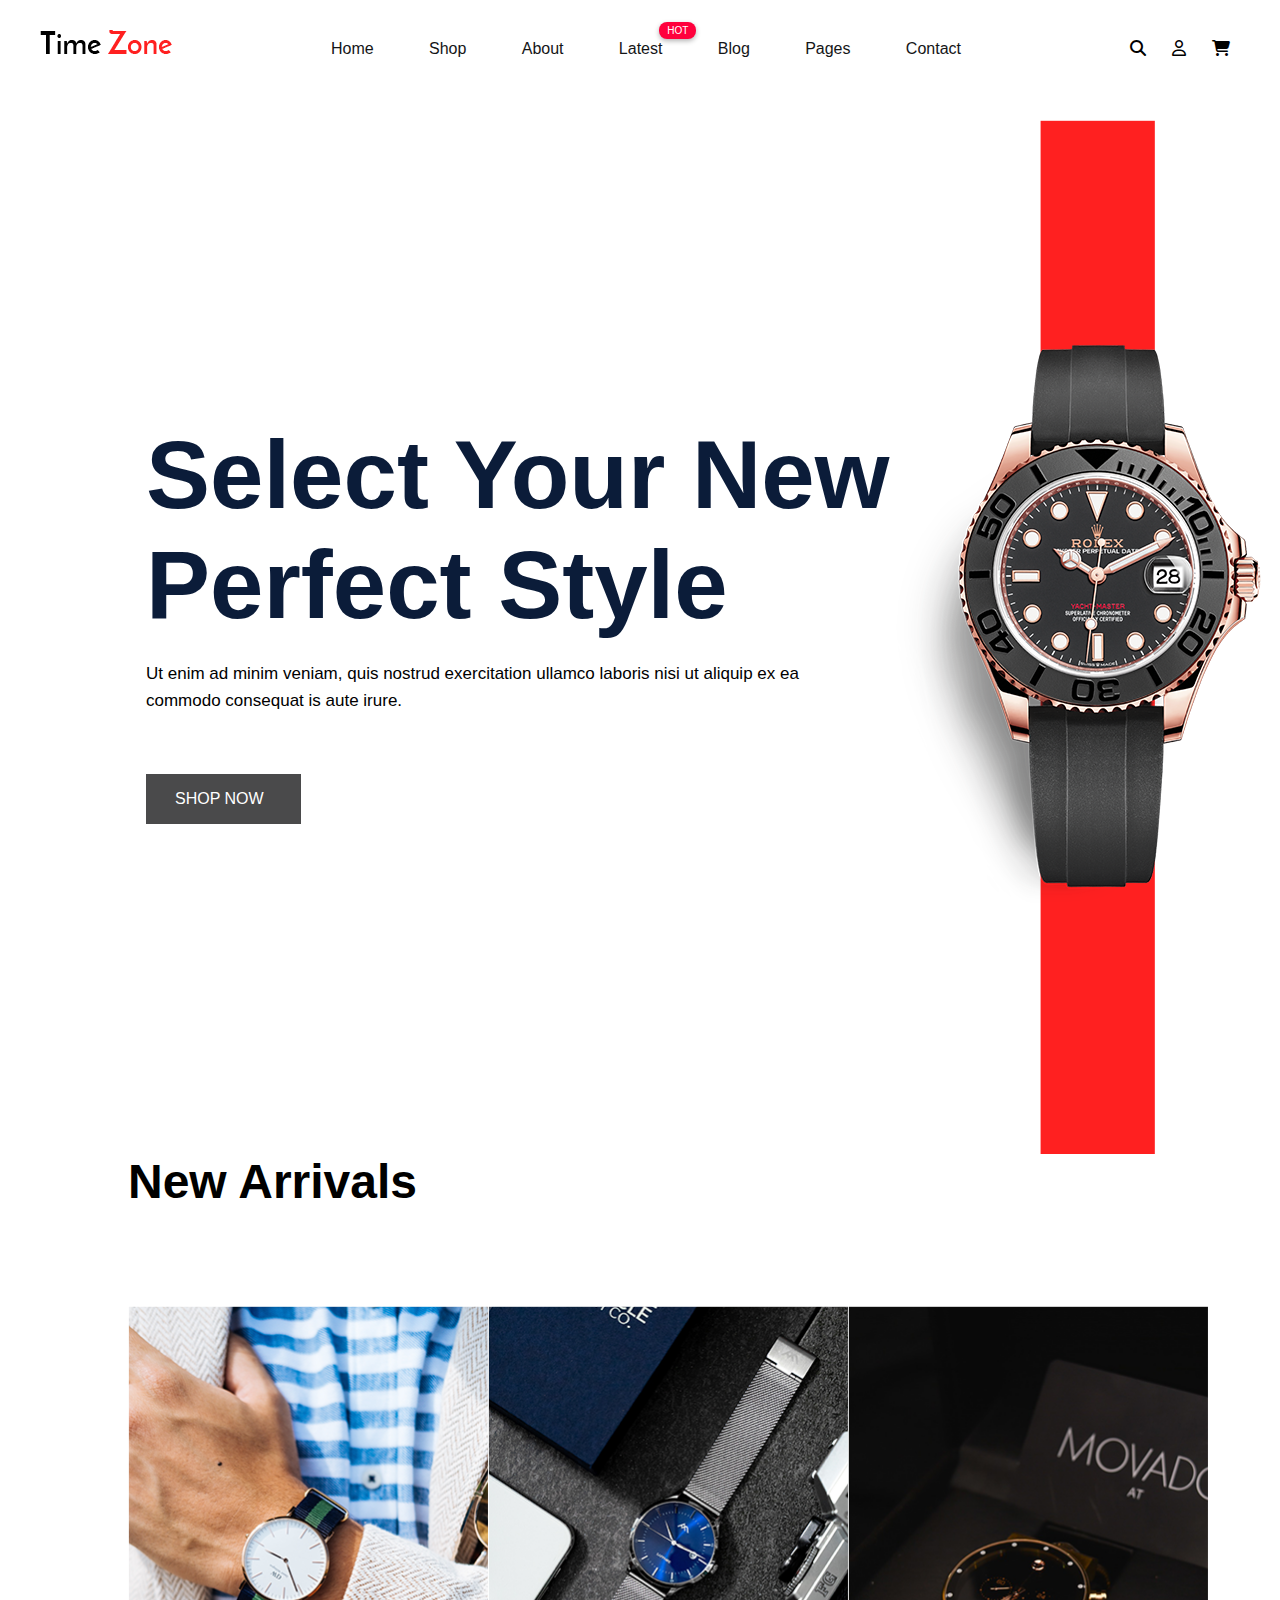
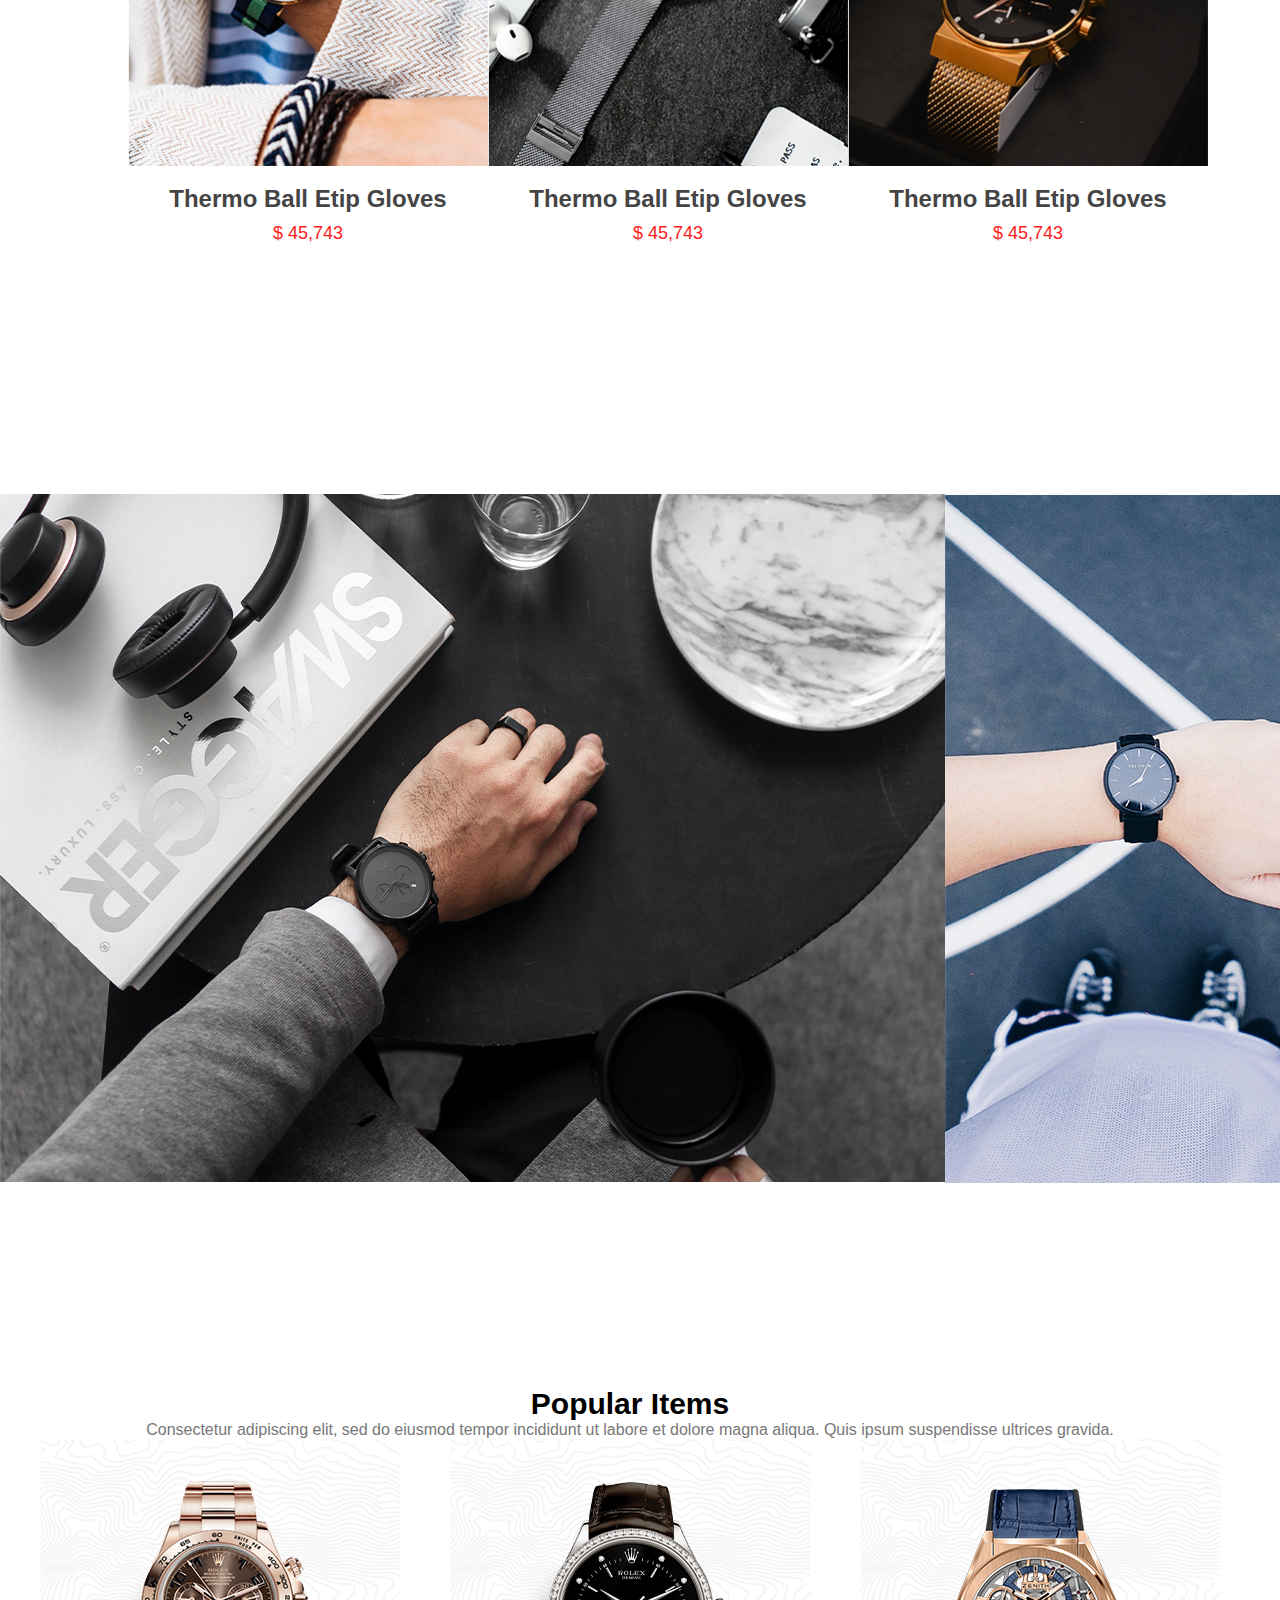
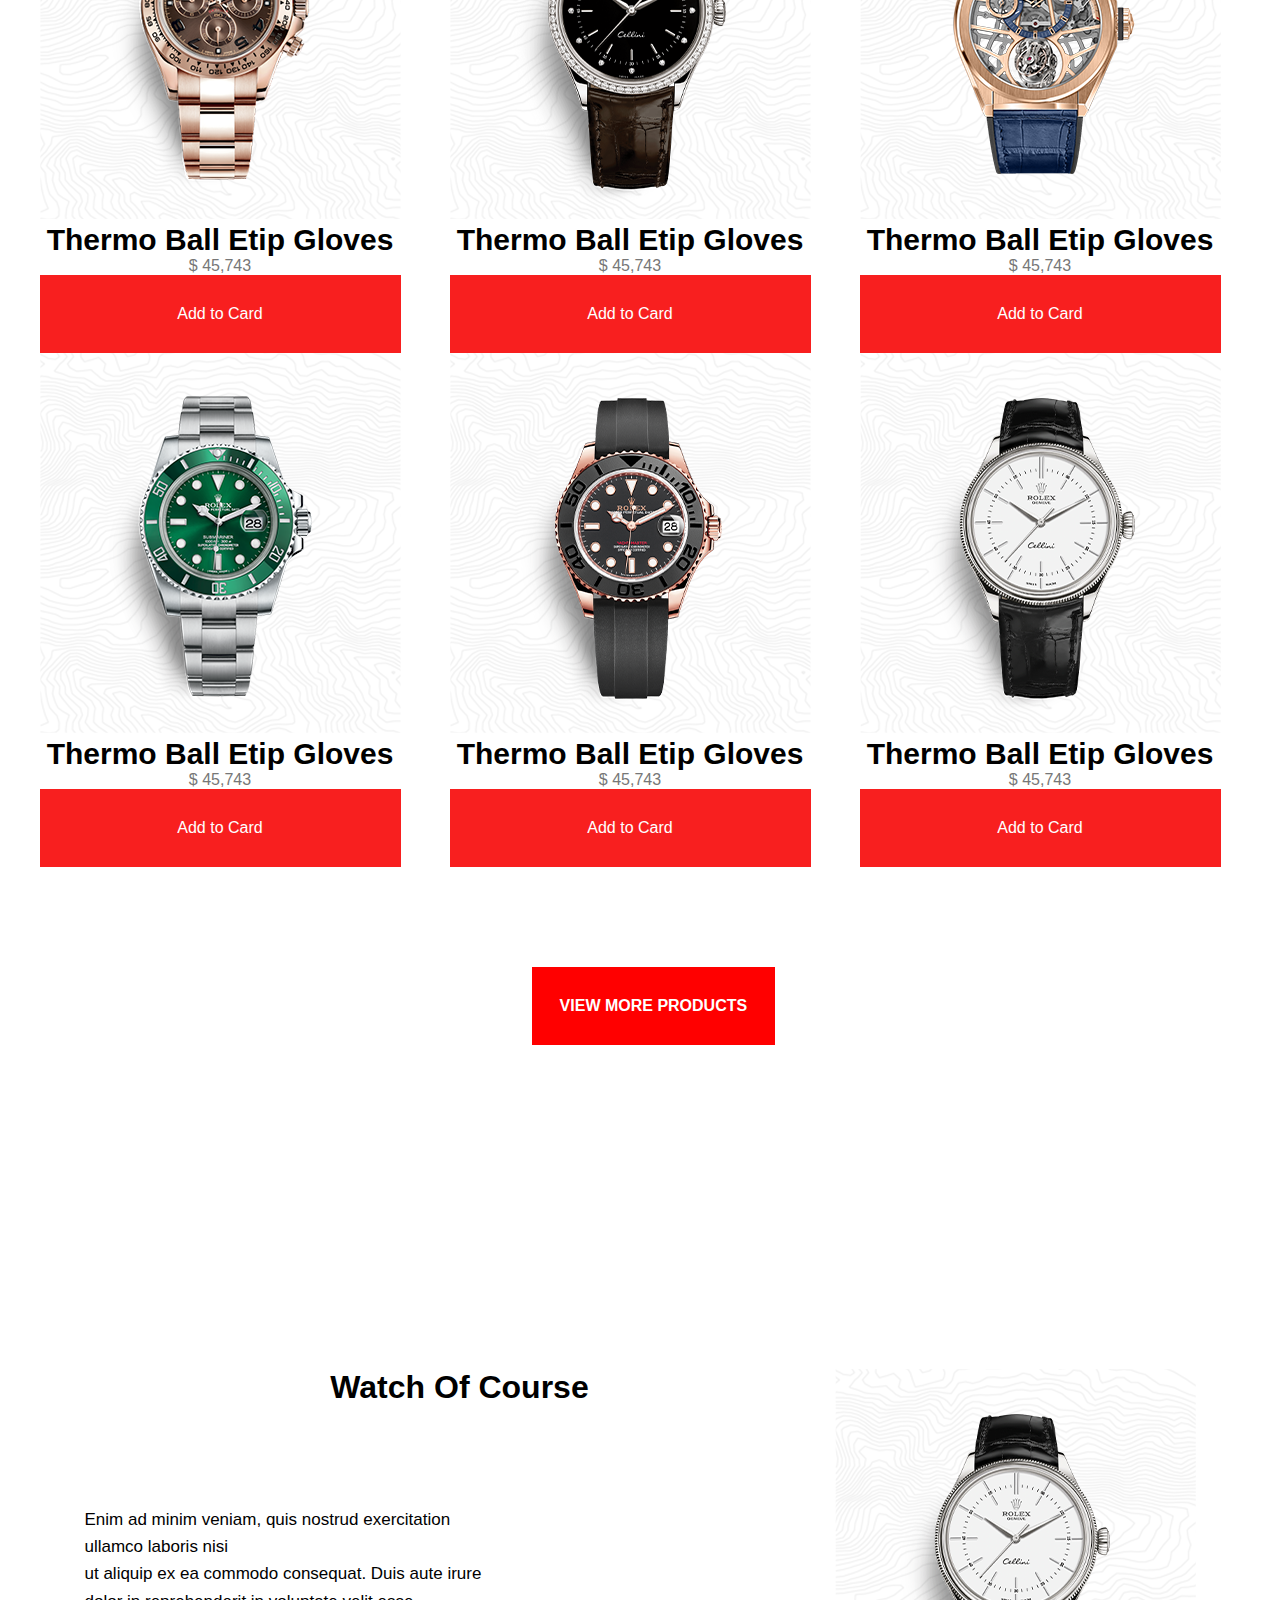
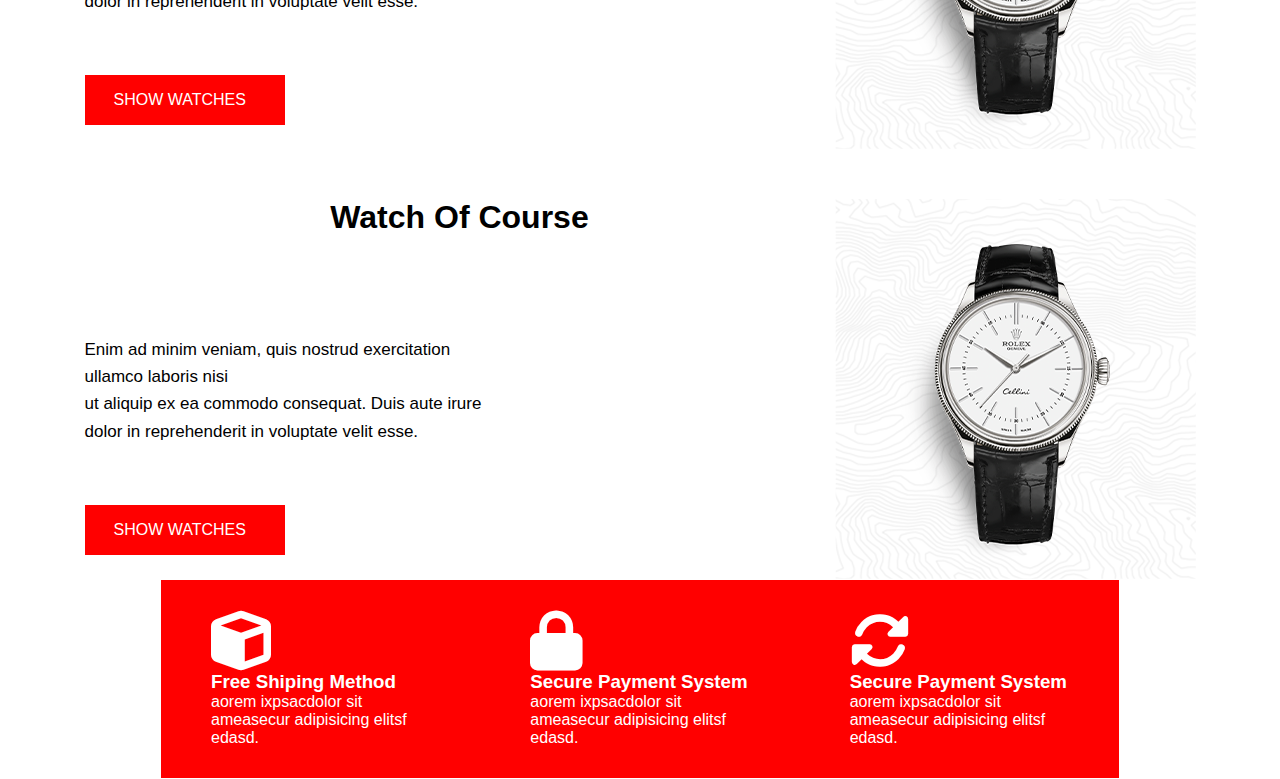
<file: Task4.1/index.html>
<!DOCTYPE html>
<html lang="en">
  <head>
    <meta charset="UTF-8" />
    <meta http-equiv="X-UA-Compatible" content="IE=edge" />
    <meta name="viewport" content="width=device-width, initial-scale=1.0" />
    <title>Task4</title>
    <link rel="stylesheet" href="./main.css" />
    <link
      rel="stylesheet"
      href="https://cdnjs.cloudflare.com/ajax/libs/font-awesome/6.2.1/css/all.min.css"
    />
  </head>
  <body>
    <header>
      <div class="hp">
        <div class="logo"><img src="images/logo.png" alt="" /></div>
        <div class="hnav">
          <ul>
            <li><a href="">Home</a></li>
            <li><a href="">Shop</a></li>
            <li><a href="">About</a></li>
            <li>
              <a class="hot" href="">Latest</a>

              <ul>
                <li><a href="">Prouct List</a></li>
                <li><a href="">Product Details</a></li>
              </ul>
            </li>
            <li>
              <a href="">Blog</a>

              <ul>
                <li><a href="">Blog</a></li>
                <li><a href="">Blog Details</a></li>
              </ul>
            </li>
            <li>
              <a href="">Pages</a>

              <ul>
                <li><a href="">Login</a></li>
                <li><a href="">Cart</a></li>
                <li><a href="">Element</a></li>
                <li><a href="">Confirmation</a></li>
                <li><a href="">Product Checkout</a></li>
              </ul>
            </li>
            <li><a href="">Contact</a></li>
          </ul>
        </div>
        <div class="hc">
          <i class="fa-solid fa-magnifying-glass"></i>
          <i class="fa-regular fa-user"></i>
          <i class="fa-solid fa-cart-shopping"></i>
        </div>
      </div>
    </header>
    <section>
      <div class="sec1">
        <div class="sec11">
          <div class="orta1">
            <h1>Select Your New Perfect Style</h1>
            <p>
              Ut enim ad minim veniam, quis nostrud exercitation ullamco laboris
              nisi ut aliquip ex ea commodo consequat is aute irure.
            </p>
            <a href="">SHOP NOW</a>
          </div>
          <div>
            <img src="./images/watch.png" alt="" />
          </div>
        </div>
      </div>
      <div class="sec2">
        <div class="sec22">
          <h1>New Arrivals</h1>
          <div class="qutu">
            <div class="card">
              <div class="sekil">
                <img src="./images/new_product1.png" alt="" />
              </div>
              <div class="cardyazi">
                <h3>Thermo Ball Etip Gloves</h3>
                <span>$ 45,743</span>
              </div>
            </div>

            <div class="card">
              <div class="sekil">
                <img src="./images/new_product2.png" alt="" />
              </div>
              <div class="cardyazi">
                <h3>Thermo Ball Etip Gloves</h3>
                <span>$ 45,743</span>
              </div>
            </div>

            <div class="card">
              <div class="sekil">
                <img src="./images/new_product3.png" alt="" />
              </div>
              <div class="cardyazi">
                <h3>Thermo Ball Etip Gloves</h3>
                <span>$ 45,743</span>
              </div>
            </div>
          </div>
        </div>
      </div>
      <div class="sec3">
        <div class="images1">
          <img class="image1" src="./images/gallery1.png" alt="" />
        </div>
        <div class="images2">
          <img class="image2" src="./images/gallery2.png" alt="" />
        </div>
        <div class="images3">
          <div><img class="image3" src="./images/gallery3.png" alt="" /></div>
          <div><img class="image4" src="./images/gallery4.png" alt="" /></div>
        </div>
      </div>
      <div class="sec4">
        <div class="sec44">
          <div>
            <h1>Popular Items</h1>
            <p>
              Consectetur adipiscing elit, sed do eiusmod tempor incididunt ut
              labore et dolore magna aliqua. Quis ipsum suspendisse ultrices
              gravida.
            </p>
          </div>
          <div class="saatlar">
            <div class="saat1">
              <img src="./images/popular1.png" alt="" />
              <h1>Thermo Ball Etip Gloves</h1>
              <p>$ 45,743</p>
              <div class="img-cap"><span>Add to Card</span></div>
            </div>
            <div>
              <img src="./images/popular2.png" alt="" />
              <h1>Thermo Ball Etip Gloves</h1>
              <p>$ 45,743</p>
              <div class="img-cap"><span>Add to Card</span></div>
            </div>
            <div>
              <img src="./images/popular3.png" alt="" />
              <h1>Thermo Ball Etip Gloves</h1>
              <p>$ 45,743</p>
              <div class="img-cap"><span>Add to Card</span></div>
            </div>
            <div>
              <img src="./images/popular4.png" alt="" />
              <h1>Thermo Ball Etip Gloves</h1>
              <p>$ 45,743</p>
              <div class="img-cap"><span>Add to Card</span></div>
            </div>
            <div>
              <img src="./images/popular5.png" alt="" />
              <h1>Thermo Ball Etip Gloves</h1>
              <p>$ 45,743</p>
              <div class="img-cap"><span>Add to Card</span></div>
            </div>
            <div>
              <img src="./images/popular6.png" alt="" />
              <h1>Thermo Ball Etip Gloves</h1>
              <p>$ 45,743</p>
              <div class="img-cap"><span>Add to Card</span></div>
            </div>
          </div>
          <div class="product">
            <a href="">VIEW MORE PRODUCTS</a>
          </div>
        </div>
      </div>
      <div class="sec6">
        <div class="sec66">
          <div class="orta6">
            <h1>Watch Of Course</h1>
            <p>
              Enim ad minim veniam, quis nostrud exercitation
              <br />
              ullamco laboris nisi <br />
              ut aliquip ex ea commodo consequat. Duis aute irure <br />
              dolor in reprehenderit in voluptate velit esse.
            </p>
            <a href="">SHOW WATCHES</a>
          </div>
          <div>
            <img src="./images/popular6.png" alt="" />
          </div>
        </div>
      </div>
      <div class="sec7">
        <div class="sec77">
          <div class="orta7">
            <h1>Watch Of Course</h1>
            <p>
              Enim ad minim veniam, quis nostrud exercitation
              <br />
              ullamco laboris nisi <br />
              ut aliquip ex ea commodo consequat. Duis aute irure <br />
              dolor in reprehenderit in voluptate velit esse.
            </p>
            <a href="">SHOW WATCHES</a>
          </div>
          <div>
            <img src="./images/popular6.png" alt="" />
          </div>
        </div>
      </div>
      <div class="sec8">
        <div class="free">
          <i class="fa-solid fa-cube"></i>
          <h3>Free Shiping Method</h3>
          <p>aorem ixpsacdolor sit ameasecur adipisicing elitsf edasd.</p>
        </div>
        <div class="secure">
          <i class="fa-solid fa-lock"></i>
          <h3>Secure Payment System</h3>
          <p>aorem ixpsacdolor sit ameasecur adipisicing elitsf edasd.</p>
        </div>
        <div class="secure1">
          <i class="fa-solid fa-rotate"></i>
          <h3>Secure Payment System</h3>
          <p>aorem ixpsacdolor sit ameasecur adipisicing elitsf edasd.</p>
        </div>
      </div>
      <div class="sec9"></div>
    </section>
  </body>
</html>
</file>
<file: Task4.1/main.css>
* {
  margin: 0px;
  padding: 0px;
  box-sizing: border-box;
  font-family: Arial, Helvetica, sans-serif;
}

header {
  position: sticky;
  top: 0;
  width: 100%;
  height: 120px;
  background-color: #fff;
}

.hp {
  padding: 30px 40px;
  display: flex;
  justify-content: space-between;
}

.hnav {
  width: 630px;
  height: 100%;
}

ul,
li {
  list-style: none;
}

li a {
  text-decoration: none;
  color: #141517;
}

li a:hover {
  color: #ff2020;
}

.hnav ul {
  display: flex;
  justify-content: space-between;
}

.hnav ul li {
  padding-top: 10px;
  padding-bottom: 30px;
}

.hnav ul li:hover ul {
  width: 150px;
  transform: 5s;
  padding-left: 25px;
  margin: auto;
  border-top: 3px solid #ff2020;
  border-radius: 10px;
  top: 90px;
  position: absolute;
  display: table;
  break-before: always;
}
.hnav ul li > ul {
  display: none;
}
.hnav ul li > ul li {
  padding: 10px;
  background-color: white;
}
.hnav ul li > ul::before {
  position: absolute;
  top: -4px;
  content: "";
  display: inline-block;
  border-left: 8px solid transparent;
  border-right: 8px solid transparent;
  border-bottom: 8px solid #ff2020;
  margin-right: 5px;
  transform: translateY(-50%);
}
.hot {
  position: relative;
}
.hot::before {
  position: absolute;
  content: "HOT";
  background: #ff003c;
  color: #fff;
  text-align: center;
  border-radius: 8px;
  font-size: 10px;
  top: -18px;
  right: -34px;
  box-shadow: 0 2px 5px rgba(0, 0, 0, 0.3);
  padding: 3px 8px;
  font-weight: 500;
}
.hc {
  display: flex;
  width: 120px;
  justify-content: space-between;
}
.hc i {
  padding: 10px;
}
.hc i:hover {
  color: #ff2020;
}
.sec1 {
  display: flex;
  justify-content: space-between;
}
.sec1 .orta1 h1 {
  margin-bottom: 20px;
  color: #0b1c39;
  width: 750px;
  font-size: 96px;
}
.sec1 .orta1 p {
  font-size: 17px;
  line-height: 1.6;
  font-weight: 400;
  margin-bottom: 60px;
  width: 750px;
  padding-right: 50px;
}
.orta1 a {
  width: 155px;
  transition: color 0.5s ease;
  padding: 25px 29px;
  display: inline-block;
  background-color: #4a4a4b;
  text-decoration: none;
  color: #fff;
  line-height: 0;
  transition: 0.3s linear;
}
.orta1 a:hover {
  transition-delay: 0.4s;
  background-color: red;
}
.sec11 {
  margin: auto;
  display: flex;
  width: 85%;
  justify-content: space-between;
}
.orta1 {
  margin-top: 300px;
  margin-left: 50px;
}
.sec2 {
  margin: auto;
  width: 80%;
}
.sec2 .sec22 h1 {
  margin-bottom: 100px;
  display: block;
  font-size: 48px;
  font-weight: 700;
  line-height: 1;
}
.qutu {
  width: 100%;
  display: flex;
  justify-content: space-between;
}
.sekil {
  width: 360px;
  height: 460px;
  overflow: hidden;
}
.sec2 .sec22 .sekil img {
  width: 100%;
  transition: all 0.4s ease-out 0s;
}
.cardyazi h3 {
  color: #444444;
  font-weight: 700;
  font-size: 24px;
  padding-top: 19px;
  text-align: center;
}
.cardyazi span {
  padding-top: 10px;
  color: #ff2020;
  font-size: 18px;
  font-weight: 500;
  display: block;
  text-align: center;
}
.sec3 {
  width: auto;
  padding-top: 250px;
  display: flex;
  justify-content: space-between;
}
.images1 .image1 {
  margin-bottom: 10px;
  align-self: flex-start;
  margin: 0px;
}
.images1 .image1:hover {
  transition: 1s;
  opacity: 0.7;
}
.images2 .image2:hover {
  transition: 1s;
  opacity: 0.7;
}
.images3 .image3:hover {
  transition: 1s;
  opacity: 0.7;
}
.images4 .image4:hover {
  transition: 1s;
  opacity: 0.7;
}

/*/Hover*/
.image2 {
  margin: auto;
  padding-top: 1px;
  align-self: center;
}
.images3 {
  padding-top: 1px;
  display: flex;
  flex-direction: column;
}
.images3 .image4 {
  padding-top: 30px;
}
.sec4 {
  padding-top: 200px;
  padding-bottom: 170px;
  display: flex;
  justify-content: space-around;
}
.sec44 {
  width: 100%;
  padding-right: 15px;
  padding-left: 15px;
  margin-right: 20px;
  margin-left: auto;
}
.sec44 h1 {
  text-align: center;
  font-size: 30px;
}
.sec44 p {
  text-align: center;
  font-family: "Roboto", sans-serif;
  color: #777;
}
.saatlar {
  display: flex;
  justify-content: space-around;
  flex-wrap: wrap;
}
.saatlar h1 {
  text-align: center;
}
.saatlar p {
  text-align: center;
}
.img-cap span {
  color: #fff;
  background: #f81f1f;
  padding: 30px 0;
  flex-wrap: wrap;
  display: block;
  cursor: pointer;
  text-align: center;
}
.product a {
  color: white;
  text-decoration: none;
  list-style: none;
  background: red;
  font-family: "Josefin Sans", sans-serif;
  font-size: 16px;
  font-weight: 600;
  margin: 100px;
  margin-left: 42%;
  padding: 30px 28px;
  display: inline-block;
  position: relative;
  z-index: 1;
  overflow: hidden;
}
.product a:hover {
  transition: 0.5s;
  background-color: grey;
}
.sec5 {
  display: flex;
}
.sec6 {
  display: flex;
  justify-content: space-between;
}
.sec66 {
  margin: 50px auto 50px;
  display: flex;
}
.sec6 .sec66 h1 {
  margin-bottom: 100px;
  display: flex;
  justify-content: space-around;
}
.sec66 .orta6 p {
  font-size: 17px;
  line-height: 1.6;
  font-weight: 400;
  margin-bottom: 60px;
  width: 750px;
  padding-right: 50px;
}
.sec66 img {
  float: right;
}
.orta6 a {
  width: 200px;
  transition: color 0.5s ease;
  padding: 25px 29px;
  display: inline-block;
  background-color: red;
  text-decoration: none;
  color: #fff;
  line-height: 0;
  transition: 0.3s linear;
}
.sec66 a:hover {
  transition-delay: 0.4s;
  background-color: grey;
}
.sec7 {
  display: flex;
  justify-content: space-around;
}
.sec77 {
  display: flex;
}
.sec7 .sec77 h1 {
  margin-bottom: 100px;
  display: flex;
  justify-content: space-around;
}
.sec77 .orta7 p {
  font-size: 17px;
  line-height: 1.6;
  font-weight: 400;
  margin-bottom: 60px;
  width: 750px;
  padding-right: 50px;
}
.sec77 img {
  float: right;
}
.orta7 a {
  width: 200px;
  transition: color 0.5s ease;
  padding: 25px 29px;
  display: inline-block;
  background-color: red;
  text-decoration: none;
  color: #fff;
  line-height: 0;
  transition: 0.3s linear;
}
.sec77 a:hover {
  transition-delay: 0.4s;
  background-color: grey;
}
.sec8 {
  margin: auto;
  border: 1px solid;
  width: 75%;
  height: 200px;
  display: flex;
  justify-content: space-around;
  background-color: red;
  color: white;
}
.sec8 .free {
  margin: auto 50px;
}
.sec8 .secure {
  margin: auto 50px;
}
.sec8 .secure1 {
  margin: auto 50px;
}
.sec8 i {
  font-size: 60px;
}
.sec8 h3 {
  display: block;
}
</file>
